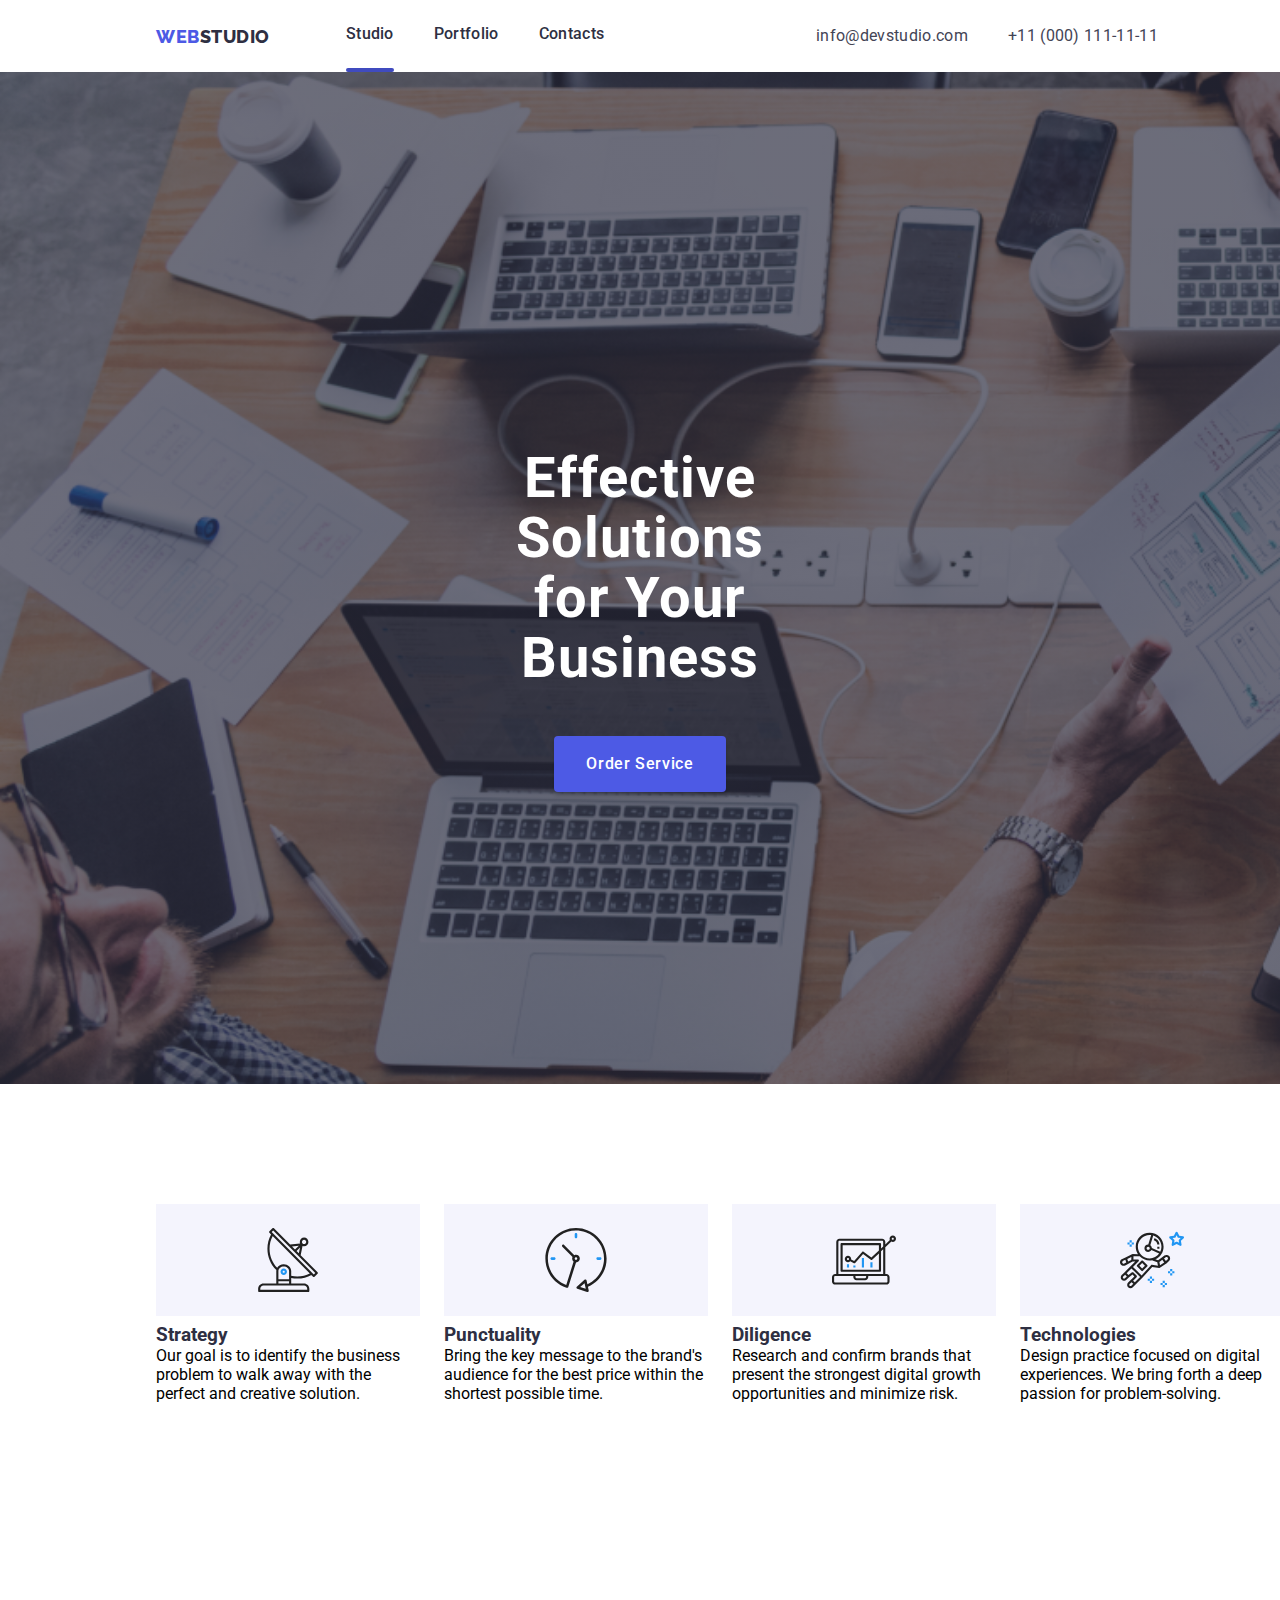
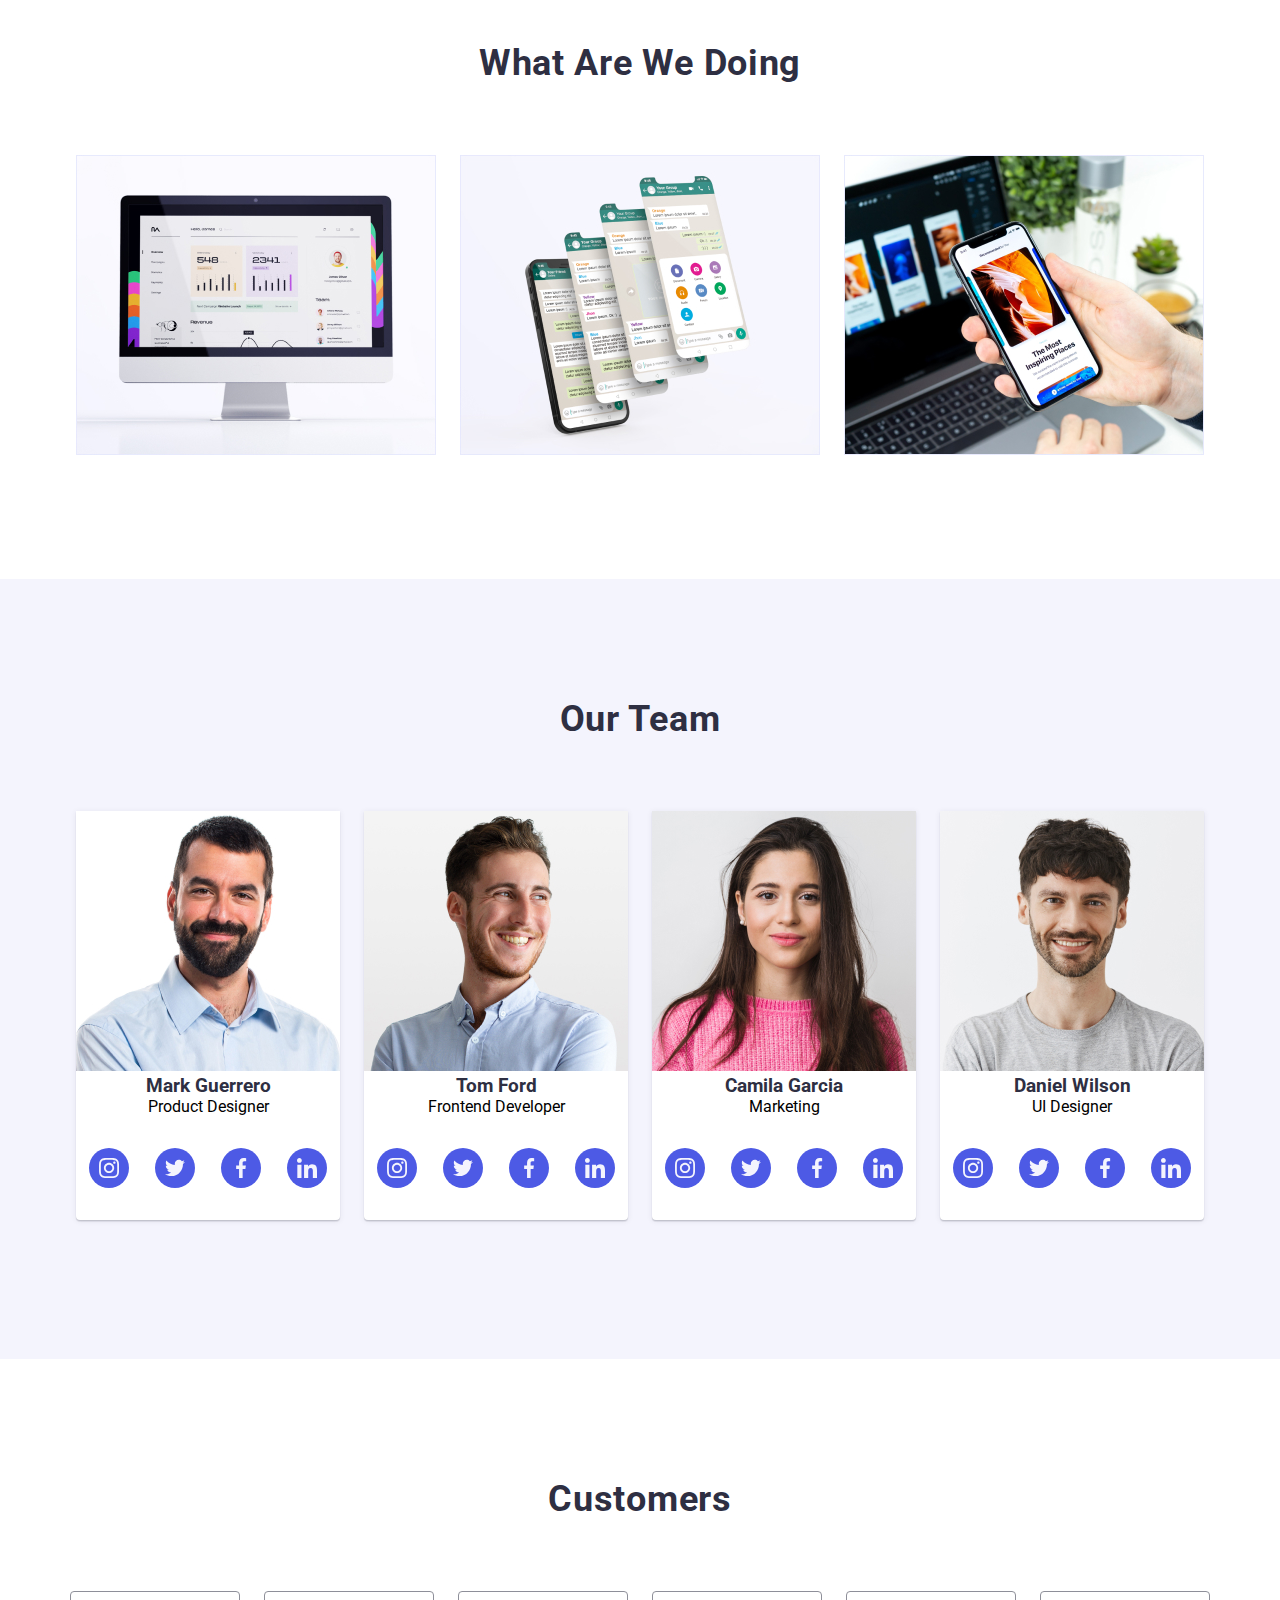
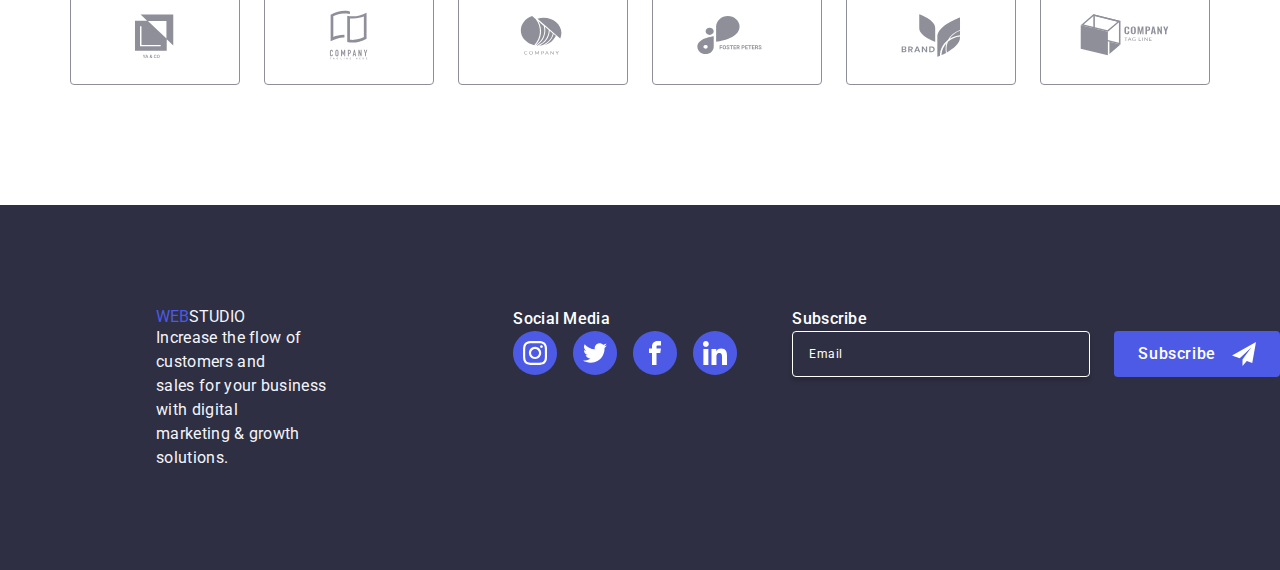
<file: index.html>
<!DOCTYPE html>
<html lang="en">
<head>
    <meta charset="UTF-8">
    <meta name="viewport" content="width=device-width, initial-scale=1.0">
    <title>homework 6</title>
    <link rel="preconnect" href="https://fonts.googleapis.com">
    <link rel="preconnect" href="https://fonts.gstatic.com" crossorigin>
    <link href="https://fonts.googleapis.com/css2?family=Raleway:wght@800&family=Roboto:wght@400;500;700;900&display=swap" rel="stylesheet">
    <link href="https://cdnjs.cloudflare.com/ajax/libs/modern-normalize/2.0.0/modern-normalize.min.css">
    <link rel="stylesheet" href="./css/styles.css"/>
</head>
<body>
    <header class="container d-flex">
        <div class="d-flex">
            <a href="#" class="logo"><span>WEB</span>STUDIO</a>
            <nav>       
                <ul class="menu-links">
                    <li>
                        <a href="index.html" class="link nav-link active">Studio</a>
                    </li>
                    <li>
                        <a href="portfolio.html" class="link nav-link">Portfolio</a>
                    </li>            
                    <li>
                        <a href="#" class="link nav-links">Contacts</a>
                    </li>
                </ul>
            </nav> 
        </div>
        <ul class="contact-details">
            <li>
                <a href="mailto:info@devstudio.com">info@devstudio.com</a>
            </li>
            <li>
                <a href="tel:+110001111111">+11 (000) 111-11-11</a>
            </li>
        </ul>
    </header>

<!--hero section-->
    <section class="hero">
        <h1>Effective Solutions<br>for Your Business</h1>
        <button type="button" class="hero-btn" data-modal-open>Order Service</button>
        <div class="backdrop is-hidden" data-modal>
            <div class="modal">
                <button class="modal-close-btn" data-modal-close> 
                    <svg width="18" height="18">
                        <use href="./images/icons.svg#close"></use>
                    </svg>  
                </button>
                <p class="service-text">Leave your contacts and we will call you back</p>
                <form>
                    <label for="name" class="service-label">
                        <span class="input-label">Name</span>
                        <input type="text" class="service-input">
                        <svg width="18" heigth="18" class="service-icon">
                            <use href="./images/icons.svg#person"></use>
                        </svg>
                    </label>
                    <label for="phone" class="service-label">
                        <span class="input-label">Phone</span>
                        <input type="text" class="service-input">
                        <svg width="18" heigth="18" class="service-icon">
                            <use href="./images/icons.svg#phone"></use>
                        </svg>
                    </label>
                    <label for="email" class="service-label">
                        <span class="input-label">Email</span>
                        <input type="email" class="service-input">
                        <svg width="18" heigth="18" class="service-icon">
                            <use href="./images/icons.svg#email"></use>
                        </svg>
                    </label>
                    <label for="comment" class="service-label">
                        <span class="input-label">Comment</span>
                        <textarea class="service-input-textarea" rows="8" placeholder="Text input"></textarea>
                    </label>
                    <label for="agree" class="service-agree">
                        <input type="checkbox" name="agree" class="agree-checkbox">
                        <svg width="16" height="16" class="agree-check-icon">
                            <use href="./images/icons.svg#checkbox"></use>
                        </svg>
                        <span class="agree-text">I accept the terms and conditions of the
                            <a href="#">Privacy Policy</a></span>
                    </label>
                    <button type="button" class="form-btn">Send</button>
                </form>
            </div>
        </div>
    </section>

<!--main body section-->
    <main>
        <ul class="advantages">
            <li>
                <div class="advantages-icons">
                    <svg width="64" height="64">
                        <use href="./images/icons.svg#antenna-1"></use>
                    </svg>
                </div>
                <h3>Strategy</h3>
                <p>Our goal is to identify the business problem to walk away with the perfect and creative solution.</p>
            </li>  
            <li>
                <div class="advantages-icons">
                    <svg width="64" height="64">
                        <use href="./images/icons.svg#clock-1"></use>
                    </svg>
                </div>
                <h3>Punctuality</h3>
                <p>Bring the key message to the brand's audience for the best price within the shortest possible time.</p>
            </li>
            <li>
                <div class="advantages-icons">
                    <svg width="64" height="64">
                        <use href="./images/icons.svg#diagram-1"></use>
                    </svg>
                </div>
                <h3>Diligence</h3>
                <p>Research and confirm brands that present the strongest digital growth opportunities and minimize risk.</p>
            </li>
            <li>
                <div class="advantages-icons">
                    <svg width="64" height="64">
                        <use href="./images/icons.svg#astronaut-1"></use>
                    </svg>
                </div>
                <h3>Technologies</h3>
                <p>Design practice focused on digital experiences. We bring forth a deep passion for problem-solving.</p>
            </li>
        </ul> 

<!--works section-->
    <section>
        <h2 class="work-title">What are we doing</h2>
        <ul class="works-list">
            <li>
                <img src="images/monitor.jpg" alt="computer monitor showing a webpage"
                width="360" height="300"/>
            </li>
            <li>
                <img src="images/smartphone-multiple-screens.jpg" alt="smart phone showing multiple screen pages" 
                width="360" height="300"/>
            </li>
            <li>
                <img src="images/smartphone.jpg" alt="smart phone held in front of a laptop"
                width="360" height="300"/>
            </li>
        </ul> 
    </section>

<!--team section-->
    <section class="team-section">
    <h2>Our Team</h2>
        <ul class="team-list">
            <li>
                <img src="images/mark-guerero.jpg" alt="Mark Guerrero photo" width="264" height="260"/>
                <div>
                    <h3>Mark Guerrero</h3>
                    <p>Product Designer</p>
                    <div class="team-socials">
                        <a class="team-socials-icons">
                            <svg width="20" height="20">
                                <use href="./images/icons.svg#instagram-2"></use>
                            </svg>
                        </a>
                        <a class="team-socials-icons">
                            <svg width="20" height="20">
                                <use href="./images/icons.svg#twitter-1"></use>
                            </svg>
                        </a>
                        <a class="team-socials-icons">
                            <svg width="20" height="20">
                                <use href="./images/icons.svg#facebook-1"></use>
                            </svg>
                        </a>
                        <a class="team-socials-icons">
                            <svg width="20" height="20">
                                <use href="./images/icons.svg#linkedin-1"></use>
                            </svg>
                        </a>
                    </div>
                </div>
            </li>
            <li>
                <img src="images/tom-ford.jpg" alt="Tom Ford photo" width="264" height="260"/>
                <div>
                    <h3>Tom Ford</h3>
                    <p>Frontend Developer</p>
                    <div class="team-socials">
                        <a class="team-socials-icons">
                            <svg width="20" height="20">
                                <use href="./images/icons.svg#instagram-2"></use>
                            </svg>
                        </a>
                        <a class="team-socials-icons">
                            <svg width="20" height="20">
                                <use href="./images/icons.svg#twitter-1"></use>
                            </svg>
                        </a>
                        <a class="team-socials-icons">
                            <svg width="20" height="20">
                                <use href="./images/icons.svg#facebook-1"></use>
                            </svg>
                        </a>
                        <a class="team-socials-icons">
                            <svg width="20" height="20">
                                <use href="./images/icons.svg#linkedin-1"></use>
                            </svg>
                        </a>
                    </div>
                </div>
            </li>
            <li>
                <img src="images/camila-garcia.jpg" alt="Camila Garcia photo" width="264" height="260"/>
                <div>
                    <h3>Camila Garcia</h3>
                    <p>Marketing</p>
                    <div class="team-socials">
                        <a class="team-socials-icons">
                            <svg width="20" height="20">
                                <use href="./images/icons.svg#instagram-2"></use>
                            </svg>
                        </a>
                        <a class="team-socials-icons">
                            <svg width="20" height="20">
                                <use href="./images/icons.svg#twitter-1"></use>
                            </svg>
                        </a>
                        <a class="team-socials-icons">
                            <svg width="20" height="20">
                                <use href="./images/icons.svg#facebook-1"></use>
                            </svg>
                        </a>
                        <a class="team-socials-icons">
                            <svg width="20" height="20">
                                <use href="./images/icons.svg#linkedin-1"></use>
                            </svg>
                        </a>
                    </div>
                </div>
            </li>
            <li>
                <img src="images/daniel-wilson.jpg" alt="Daniel Wilson photo" width="264" height="260"/>
                <div>
                    <h3>Daniel Wilson</h3>
                    <p>UI Designer</p>
                    <div class="team-socials">
                        <a class="team-socials-icons">
                            <svg width="20" height="20">
                                <use href="./images/icons.svg#instagram-2"></use>
                            </svg>
                        </a>
                        <a class="team-socials-icons">
                            <svg width="20" height="20">
                                <use href="./images/icons.svg#twitter-1"></use>
                            </svg>
                        </a>
                        <a class="team-socials-icons">
                            <svg width="20" height="20">
                                <use href="./images/icons.svg#facebook-1"></use>
                            </svg>
                        </a>
                        <a class="team-socials-icons">
                            <svg width="20" height="20">
                                <use href="./images/icons.svg#linkedin-1"></use>
                            </svg>
                        </a>
                    </div>
                </div>
            </li>
        </ul>
    </section>
    </main>

<!--customer section-->
    <section>
        <h2>Customers</h2>
        <ul class="customers-list">
            <li class="clients">
                <a href="#">
                    <svg width="104" height="56">
                        <use href="./images/icons.svg#Logo-6"></use>
                    </svg>
                </a>
            </li>
            <li class="clients">
                <a href="#">
                    <svg width="104" height="56">
                        <use href="./images/icons.svg#Logo-4"></use>
                    </svg>
                </a>
            </li>
            <li class="clients">
                <a href="#">
                    <svg width="104" height="56">
                        <use href="./images/icons.svg#Logo-5"></use>
                    </svg>
                </a>
            </li>
            <li class="clients">
                <a href="#">
                    <svg width="104" height="56">
                        <use href="./images/icons.svg#Logo-2"></use>
                    </svg>
                </a>
            </li>
            <li class="clients">
                <a href="#">
                    <svg width="104" height="56">
                        <use href="./images/icons.svg#Logo"></use>
                    </svg>
                </a>
            </li>
            <li class="clients">
                <a href="#">
                    <svg width="104" height="56">
                        <use href="./images/icons.svg#Logo-1"></use>
                    </svg>
                </a>
            </li>
        </ul>
    </section>

<!--footer section-->
    <footer class="main-footer">
        <div>
            <a href="#" class="logo-footer"><span>WEB</span>STUDIO</a>    
            <p class="footer">Increase the flow of customers and <br>
                sales for your business with digital<br> 
                marketing & growth solutions.</p>
        </div>
         
        <div class="footer-links">
            <p class="title">Social Media</p>
            <ul>
                <li class="footer-links-icon">
                    <a>
                        <svg width="24" height="24">
                            <use href="./images/icons.svg#instagram-2"></use>
                        </svg>
                    </a>
                </li>
                <li class="footer-links-icon">
                    <a>
                        <svg width="24" height="24">
                            <use href="./images/icons.svg#twitter-1"></use>
                        </svg>
                    </a>
                </li>
                <li class="footer-links-icon">  
                    <a>
                        <svg width="24" height="24">
                            <use href="./images/icons.svg#facebook"></use>
                        </svg>
                    </a>
                </li>
                <li class="footer-links-icon">
                    <a>
                        <svg width="24" height="24">
                            <use href="./images/icons.svg#linkedin-1"></use>
                        </svg>
                    </a>
                </li>
            </ul>
        </div> 

        <div>
            <p class="foot-sub-text">Subscribe</p>
            <form class="foot-form" >
                <input type="text" class="foot-email" placeholder="Email">
                <button class="foot-sub-btn">Subscribe
                    <svg width="24" height="24" class="send-icon">
                        <use href="./images/icons.svg#send"></use>
                    </svg>
                </button>
            </form>
        </div>
    </footer>
    <script src="./js/modal.js"></script>
    </body>
</html>
</file>
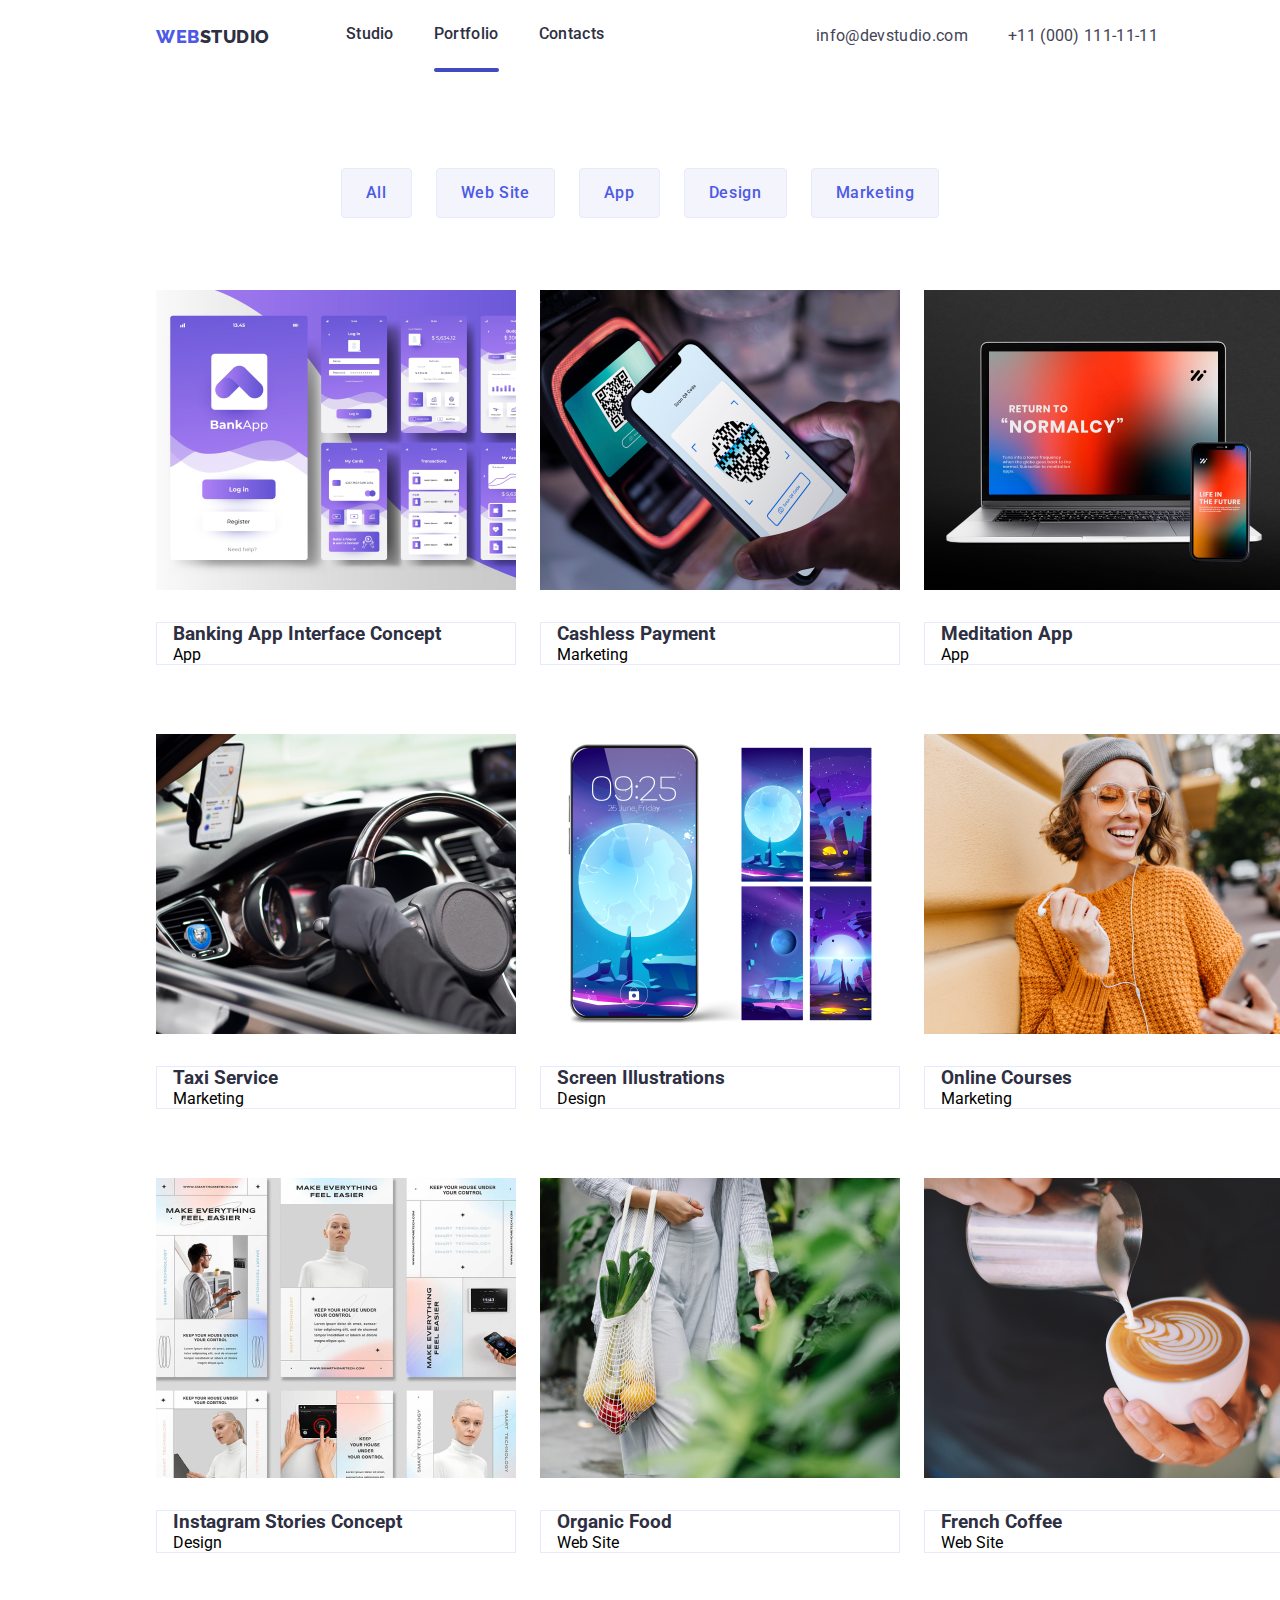
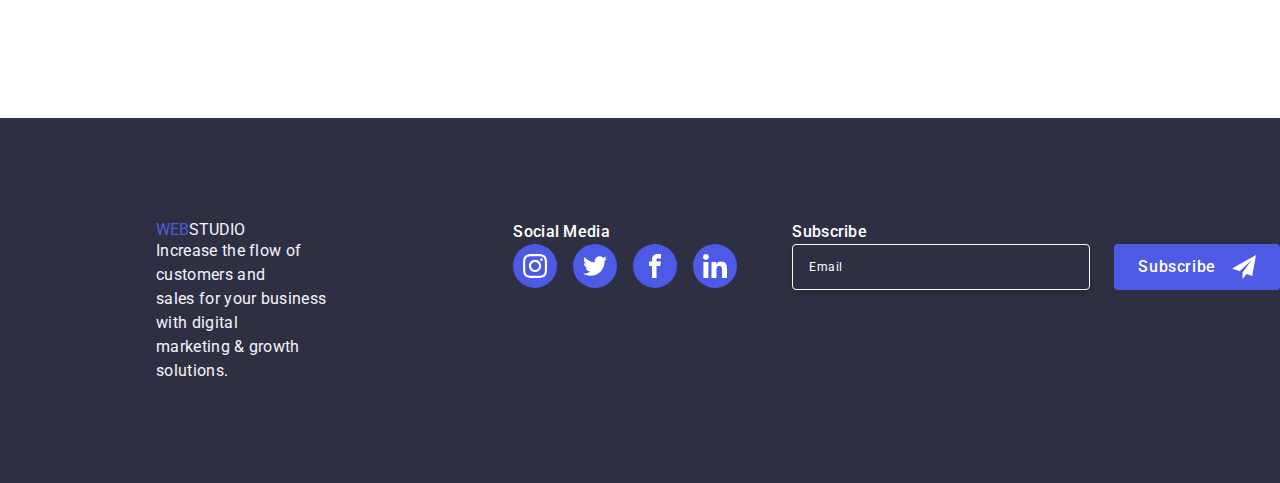
<file: portfolio.html>
<!DOCTYPE html>
<html lang="en">
<head>
    <meta charset="UTF-8">
    <meta name="viewport" content="width=device-width, initial-scale=1.0">
    <title>portfolio</title>
    <link rel="preconnect" href="https://fonts.googleapis.com">
    <link rel="preconnect" href="https://fonts.gstatic.com" crossorigin>
    <link href="https://fonts.googleapis.com/css2?family=Raleway:wght@800&family=Roboto:wght@400;500;700;900&display=swap" rel="stylesheet">
    <link href="https://cdnjs.cloudflare.com/ajax/libs/modern-normalize/2.0.0/modern-normalize.min.css">
    <link rel="stylesheet" href="./css/styles.css"/>
</head>
<body>
    
    <!--nav section-->
    <header class="container d-flex">
        <div class="d-flex">
            <a href="#" class="logo"><span>WEB</span>STUDIO</a>
            <nav>       
                <ul class="menu-links">
                    <li>
                        <a href="index.html" class="link nav-link">Studio</a>
                    </li>
                    <li>
                        <a href="portfolio.html" class="link nav-link active">Portfolio</a>
                    </li>            
                    <li>
                        <a href="#" class="link nav-link">Contacts</a>
                    </li>
                </ul>
            </nav> 
        </div>
            <ul class="contact-details">
                <li>
                    <a href="mailto:info@devstudio.com">info@devstudio.com</a>
                </li>
                <li>
                    <a href="tel:+110001111111">+11 (000) 111-11-11</a>
                </li>
            </ul>
    </header>
    
    <!--filter-buttons-->   
    <main>
        <section class="projects">
            <div class="filter-list">
                <button class="filter">All</button>
                <button class="filter">Web Site</button>
                <button class="filter">App</button>
                <button class="filter">Design</button>
                <button class="filter">Marketing</button>
            </div>
    
    <!--project-cards-->
            <div class="proj-cards"> 
                <ul class="card-list">
                    <li class="project">
                        <div class="project-image">
                            <img src="images/img.jpg" alt="app features" width="360" height="300"/>
                            <div class="project-image-caption">
                                <p>14 Stylish and User-Friendly App Design Concepts · Task Manager App · Calorie Tracker App · Exotic Fruit Ecommerce App · Cloud Storage App</p>
                            </div>
                        </div>  
                        <div class="content">
                            <h3>Banking App Interface Concept</h3>
                            <p>App</p>
                        </div>
                    </li>

                    <li class="project">
                        <div class="project-image">
                            <img src="images/img(1).jpg" alt="cellphone scanning a qr code" width="360" height="300"/>
                            <div class="project-image-caption">
                                <p>14 Stylish and User-Friendly App Design Concepts · Task Manager App · Calorie Tracker App · Exotic Fruit Ecommerce App · Cloud Storage App</p>
                            </div>
                        </div> 
                        <div class="content">
                            <h3>Cashless Payment</h3>
                            <p>Marketing</p>
                        </div>
                    </li>
                    
                    <li class="project">
                        <div class="project-image">
                            <img src="images/img(2).jpg" alt="laptop and cellphone" width="360" height="300"/> 
                            <div class="project-image-caption">
                                <p>14 Stylish and User-Friendly App Design Concepts · Task Manager App · Calorie Tracker App · Exotic Fruit Ecommerce App · Cloud Storage App</p>
                            </div>
                        </div>   
                        <div class="content">
                            <h3>Meditation App</h3>
                            <p>App</p>
                        </div>
                    </li>
                    
                    <li class="project">
                        <div class="project-image">
                            <img src="images/img(3).jpg" alt="car steering wheel and dash board" width="360" height="300"/>
                            <div class="project-image-caption">
                                <p>14 Stylish and User-Friendly App Design Concepts · Task Manager App · Calorie Tracker App · Exotic Fruit Ecommerce App · Cloud Storage App</p>
                            </div>
                        </div>   
                        <div class="content">
                            <h3>Taxi Service</h3>
                            <p>Marketing</p>
                        </div>
                    </li>
                    
                    <li class="project">
                        <div class="project-image">
                            <img src="images/img(4).jpg" alt="various moon and night time cellphone wallpaper" width="360" height="300"/>
                            <div class="project-image-caption">
                                <p>14 Stylish and User-Friendly App Design Concepts · Task Manager App · Calorie Tracker App · Exotic Fruit Ecommerce App · Cloud Storage App</p>
                            </div>
                        </div>   
                        <div class="content">
                            <h3>Screen Illustrations</h3>
                            <p>Design</p>
                        </div>
                    </li>
                    
                    <li class="project">
                        <div class="project-image">
                            <img src="images/img(5).jpg" alt="smiling woman wearing a orange sweater" width="360" height="300"/>
                            <div class="project-image-caption">
                                <p>14 Stylish and User-Friendly App Design Concepts · Task Manager App · Calorie Tracker App · Exotic Fruit Ecommerce App · Cloud Storage App</p>
                            </div>
                        </div>   
                        <div class="content">
                            <h3>Online Courses</h3>
                            <p>Marketing</p>
                        </div>
                    </li>
                    
                    <li class="project">
                        <div class="project-image">
                            <img src="images/img(6).jpg" alt="webpages showing a man and a woman" width="360" height="300"/>
                            <div class="project-image-caption">
                                <p>14 Stylish and User-Friendly App Design Concepts · Task Manager App · Calorie Tracker App · Exotic Fruit Ecommerce App · Cloud Storage App</p>
                            </div>
                        </div>   
                        <div class="content">
                            <h3>Instagram Stories Concept</h3>
                            <p>Design</p>
                        </div>
                    </li>
                    
                    <li class="project">
                        <div class="project-image">
                            <img src="images/img(7).jpg" alt="picture of a lower half of a woman carrying a plastic bag of fruits and vegetables" width="360" height="300"/>
                            <div class="project-image-caption">
                                <p>14 Stylish and User-Friendly App Design Concepts · Task Manager App · Calorie Tracker App · Exotic Fruit Ecommerce App · Cloud Storage App</p>
                            </div>
                        </div>   
                        <div class="content">
                            <h3>Organic Food</h3>
                            <p>Web Site</p>
                        </div>
                    </li>
                    
                    <li class="project">
                        <div class="project-image">
                            <img src="images/img(8).jpg" alt="latte art" width="360" height="300"/>
                            <div class="project-image-caption">
                                <p>14 Stylish and User-Friendly App Design Concepts · Task Manager App · Calorie Tracker App · Exotic Fruit Ecommerce App · Cloud Storage App</p>
                            </div>
                        </div>   
                        <div class="content">
                            <h3>French Coffee</h3>
                            <p>Web Site</p>
                        </div>
                    </li>
                </ul>
            </div>   
        </section>
    </main>
    
<!--footer section-->
    <footer class="main-footer">
        <div>
        <a href="#" class="logo-footer"><span>WEB</span>STUDIO</a>    
        <p class="footer">Increase the flow of customers and <br>
            sales for your business with digital<br> 
            marketing & growth solutions.</p> 
        </div>
    
        <div class="footer-links">
            <p class="title">Social Media</p>
            <ul>
                <li class="footer-links-icon">
                    <a>
                        <svg width="24" height="24">
                            <use href="./images/icons.svg#instagram-2"></use>
                        </svg>
                    </a>
                </li>
                <li class="footer-links-icon">
                    <a>
                        <svg width="24" height="24">
                            <use href="./images/icons.svg#twitter-1"></use>
                        </svg>
                    </a>
                </li>
                <li class="footer-links-icon">  
                    <a>
                        <svg width="24" height="24">
                            <use href="./images/icons.svg#facebook"></use>
                        </svg>
                    </a>
                </li>
                <li class="footer-links-icon">
                    <a>
                        <svg width="24" height="24">
                            <use href="./images/icons.svg#linkedin-1"></use>
                        </svg>
                    </a>
                </li>
            </ul>
        </div>

        <div>
            <p class="foot-sub-text">Subscribe</p>
            <form class="foot-form" >
                <input type="text" class="foot-email" placeholder="Email">
                <button class="foot-sub-btn">Subscribe
                    <svg width="24" height="24" class="send-icon">
                        <use href="./images/icons.svg#send"></use>
                    </svg>
                </button>
            </form>
        </div>
    </footer>
    </body>
</html>
</file>
<file: css/styles.css>
:root {
    --IRIS: #4D5AE5;
    --NAVY-BLUE: #2E2F42;
    --CORNFLOWER: #E7E9FC;
    --SLATE: #434455;
    --WHITE: #FFFFFF;
    --CLOUD: #F4F4FD;
    --OCEAN: #404BBF;
    --LIGHT-SLATE: #8E8F99;
    --DAIRY: #FCFCFC;
    --NAVY-BLUE-MODAL: #2E2F4266;
}

* {
    padding: 0;
    margin: 0;
}

.container {
    width: 1158px;
    display: flex;
    align-items: center;
    justify-content: space-between;
}

.d-flex {
    display: flex;
    align-items: center;
    justify-content: space-between;
}

.logo {
    color: var(--NAVY-BLUE, #2E2F42);
    font-family: Raleway;
    font-size: 18px;
    font-style: normal;
    font-weight: 800;
    line-height: 21px; 
    letter-spacing: 0.54px;
    text-transform: uppercase;
    text-decoration: none;
    padding-left: 156px;
    padding-top: 25.5px;
    padding-bottom: 25.5px;
    padding-right: 76px;
}

.logo span {
    color: var(--IRIS, #4D5AE5);
    font-family: Raleway;
    font-size: 18px;
    font-style: normal;
    font-weight: 800;
    line-height: 21px; 
    letter-spacing: 0.54px;
    text-transform: uppercase;
}

.menu-links a {
    color: var(--NAVY-BLUE);
    font-family: Roboto;
    font-size: 16px;
    font-style: normal;
    font-weight: 500;
    line-height: 24px; 
    letter-spacing: 0.32px;
    text-decoration: none;
}

.menu-links a:hover,
.menu-links a:focus
{
    color: var(--OCEAN);
}

.menu-links {
    display: flex;
    gap: 40px;
}

li {
    list-style-type: none;
}

.active::after {
    content: " ";
    display: block;
    width: 100%;
    height: 4px;
    border-radius: 2px;
    background: var(--OCEAN, #404BBF);
    position: relative;
    top: 22px;
}

.contact-details a {
    color: var(--SLATE, #434455);
    text-decoration: none;
    font-family: Roboto;
    font-size: 16px;
    font-style: normal;
    font-weight: 400;
    line-height: 24px; 
    letter-spacing: 0.32px;
}

.contact-details a:hover,
.contact-details a:focus {
    color: var(--OCEAN);
}

.contact-details {
    display: flex;
    gap: 40px;
}

body {
    font-family: "Roboto";
}

/* hero section start */
.hero {
    text-align: center; 
    margin-bottom: 120px;
    padding: 188px 472px 292px;
    background: linear-gradient(rgba(46, 47, 66, 0.7),rgba(46, 47, 66, 0.7)),url("../images/people-office\ 1.jpg");
    background-repeat: no-repeat;
    background-size: cover;
}

h1 {
    color: var(--WHITE, #FFF);
    text-align: center;
    font-family: Roboto;
    font-size: 56px;
    font-style: normal;
    font-weight: 700;
    line-height: 60px; 
    letter-spacing: 1.12px;
    padding-top: 188px;
    padding-bottom: 48px;
}

.hero-btn {
    border-radius: 4px;
    background: var(--IRIS, #4D5AE5);
    box-shadow: 0px 4px 4px 0px rgba(0, 0, 0, 0.15);
    color: var(--WHITE);
    padding: 16px 32px;
    font-family: Roboto;
    font-size: 16px;
    font-style: normal;
    font-weight: 500;
    line-height: 24px; 
    letter-spacing: 0.64px;
    border: none;
}

.hero-btn:hover {
    border-radius: 4px;
    background: var(--OCEAN, #404BBF);
    box-shadow: 0px 4px 4px 0px rgba(0, 0, 0, 0.15);
    color: var(--WHITE)
}

.backdrop {
    width: 100%;
    height: 100%;
    background-color: rgba(46, 47, 66, 0.4);
    position: fixed;
    top: 0;
    left: 0;
    display: flex;
    justify-content: center;
    align-items: center;
    transition: opacity 250ms cubic-bezier(0.4, 0, 0.2, 1);
}

.modal {
    width: 408px;
    height: 584px;
    border-radius: 4px;
    background: var(--DAIRY, #FCFCFC);
    box-shadow: 0px 2px 1px 0px rgba(0, 0, 0, 0.20), 0px 1px 3px 0px rgba(0, 0, 0, 0.12), 0px 1px 1px 0px rgba(0, 0, 0, 0.14);
    padding: 24px;
}

.is-hidden {
    opacity: 0;
    pointer-events: none;
}

.modal-close-btn {
    margin-left: auto;
    display: block;
    border-radius: 100%;
    border: 1px solid rgba(0, 0, 0, 0.10);
    background-color: var(--CORNFLOWER);
    width: 30px;
    height: 30px;
    color: var(--NAVY-BLUE);
    transition: fill 250ms cubic-bezier (0.4, 0, 0.2, 1);
    cursor: pointer;
    display: flex; 
    align-items: center;
    justify-content: center;
}

.modal-close-btn:hover {
    fill: currentColor;
    border: 1px solid currentColor;
}

/* ===form section=== */

.service-text {
    color: var(--NAVY-BLUE, #2E2F42);
    text-align: center;
    font-family: Roboto;
    font-size: 16px;
    font-style: normal;
    font-weight: 500;
    line-height: 24px;
    letter-spacing: 0.32px;
    margin-bottom: 16px;
}

.service-label {
    display: flex;
    flex-direction: column;
    margin-bottom: 10px;
    width: 100%;
    position: relative; 
}

.input-label {
    text-align: left;
    margin-bottom: 8px;
}

.service-input {
    padding: 12px 40px;
    border: 1px solid var(--NAVY-BLUE-MODAL);
    border-radius: 4px;
    transition: 250ms;
    transition-property: color, border-color, background-color;
    transition-timing-function: cubic-bezier(0.4, 0, 0.2, 1);
}

.service-icon {
    position: absolute;
    top: -40%;
    left: 15px;
    fill: black;
    transition: fill 250ms cubic-bezier (0.4, 0, 0.2, 1);
}

.service-input:hover,
.service-input:focus {
    border: 1px solid var(--IRIS);
}

.service-icon use:hover,
.service-icon use:focus {
    fill: var(--IRIS);
}

.service-input-textarea {
    border: 1px solid var(--NAVY-BLUE-MODAL);
    border-radius: 4px;
    transition: 250ms;
    transition-property: color, border-color, background-color;
    transition-timing-function: cubic-bezier(0.4, 0, 0.2, 1);
    padding: 8px 16px;
}

.service-input-textarea:hover,
.service-input-textarea:focus {
    border: 1px solid var(--IRIS);
}

.service-agree {
    display: flex;
    align-items: center;
    justify-content: center;
}

.agree-text {
    color: var(--LIGHT-SLATE, #8E8F99);
    font-family: Roboto;
    font-size: 12px;
    font-style: normal;
    font-weight: 400;
    line-height: 14px;
    letter-spacing: 0.48px;
}

.agree-text a {
    color: var(--IRIS, #4D5AE5);
    font-family: Roboto;
    font-size: 12px;
    font-style: normal;
    font-weight: 400;
    line-height: 16px;
    letter-spacing: 0.48px;
    text-decoration-line: underline;
}

.agree-checkbox {
    opacity: 0;
    width: 20px;
    height: 20px;
    position: relative;
    left: 20px;   
}

.agree-check-icon {
    fill: none;
    margin-right: 8px;
    border: 2px solid var(--NAVY-BLUE-MODAL);
    border-radius: 2px;
    transition: 250ms;
    transition-property: border-color, backgroound-color, fill;
    transition-timing-function: cubic-bezier(0.4, 0, 0.2, 1);
}

.service-agree .agree-checkbox:focus + .agree-check-icon,
.service-agree .agree-checkbox:checked:focus + .agree-check-icon {
    outline: 1px solid #212121;
}

.service-agree .agree-checkbox:checked + .agree-check-icon {
    background-color: var(--IRIS);
    border-color: var(--IRIS);
    fill: var(--WHITE);
    outline: none;
    stroke: var(--WHITE);
    stroke-width: 0.2;
}

.form-btn {
    width: 169px;
    height: 56px;
    padding: 16px 32px;
    gap: 10px;
    border-radius: 4px;
    background: var(--IRIS, #4D5AE5);
    box-shadow: 0px 4px 4px 0px rgba(0, 0, 0, 0.15);
    color: var(--WHITE, #FFF);
    font-family: Roboto;
    font-size: 16px;
    font-style: normal;
    font-weight: 500;
    line-height: 24px;
    letter-spacing: 0.64px;
    margin-top: 24px;
}

.form-btn:hover {
    border-radius: 4px;
    background: var(--OCEAN, #404BBF);
    box-shadow: 0px 4px 4px 0px rgba(0, 0, 0, 0.15);
    color: var(--WHITE)
}

/* ===end of form section=== */
/* end of hero section */ 

/* advantages section start */
h3 {
    color: var(--NAVY-BLUE);
}

.advantages {
    display: flex;
    gap: 24px;
    margin-bottom: 120px;
    padding: 0px 156px;
}

.advantages-icons {
    background-color: var(--CLOUD);
    text-align: center;
    display: flex;
    justify-content: center;
    padding: 24px 100px;
    margin-bottom: 8px;
}
/* end of advantages section */

/* works section start */
.works-list {
    display: flex;
    gap: 24px;
    margin-bottom: 120px;
    justify-content: center;
}

.work-title {
    padding-bottom: 72px;
}

h2 {
    color: var(--NAVY-BLUE, #2E2F42);
    text-align: center;
    font-family: Roboto;
    font-size: 36px;
    font-style: normal;
    font-weight: 700;
    line-height: 40px; 
    letter-spacing: 0.72px;
    text-transform: capitalize;
    padding-top: 120px;
    padding-bottom: 72px;
}


/* end of works section */

/* team section start */

.team-section {
    background-color: var(--CLOUD);
    height: 780px;
}

.team-list {
    display: flex;
    gap: 24px;
    justify-content: center;
}

.team-list li {
    text-align: center;
    border-radius: 0px 0px 4px 4px;
    background: var(--WHITE, #FFF);
    box-shadow: 0px 2px 1px 0px rgba(46, 47, 66, 0.08), 0px 1px 1px 0px rgba(46, 47, 66, 0.16), 0px 1px 6px 0px rgba(46, 47, 66, 0.08);
    margin-bottom: 120px;
}

.team-socials {
    display: flex;
    justify-content: space-around;
    padding: 32px 0;
}

.team-socials-icons {
    background-color: var(--IRIS);
    padding: 10px;
    border-radius: 50%;
    fill: var(--CLOUD);
    display: flex;
}
/* end of team section */

/* customer section start */
.customers-list {
    display: flex;
    justify-content: center;
    gap: 24px;
}

.clients {
    border-radius: 4px;
    border: 1px solid var(--LIGHT-SLATE, #8E8F99);
    padding: 16px 32px;
}

.clients svg {
    fill: var(--LIGHT-SLATE);
}

.clients:hover,
.clients:focus {
    border-color: var(--IRIS);
}

.clients svg:hover,
.clients svg:focus {
    fill: var(--IRIS)
}
/* end of customer section */

/* footer start */
.main-footer {
    background-color: var(--NAVY-BLUE);
    padding-top: 101.5px;
    padding-bottom: 100px;
    padding-left: 156px;
    margin-top: 120px;
    display: flex;
}

.logo-footer span {
    color: var(--IRIS);
}

.logo-footer {
    color: var(--CLOUD);
    text-decoration: none;   
}

.footer {
    color: var(--CLOUD, #F4F4FD);
    font-family: Roboto;
    font-size: 16px;
    font-style: normal;
    font-weight: 400;
    line-height: 24px; 
    letter-spacing: 0.32px;
}

.footer-links ul {
    display: flex;
    align-items: center;
    gap: 16px;
    padding-left: 155px;
}

.footer-links svg {
    fill: var(--WHITE);
    display: flex;
}

.footer-links-icon {
    background-color: var(--IRIS);
    border-radius: 50%;
    padding: 10px;
}

.title {
    color: var(--WHITE);
    padding-left: 155px;
    margin-top: 0px;
    font-family: Roboto;
    font-size: 16px;
    font-style: normal;
    font-weight: 500;
    line-height: 24px;
    letter-spacing: 0.32px;
}

/* ==footer-form section== */

.foot-sub-text {
    color: var(--WHITE);
    font-family: Roboto;
    font-size: 16px;
    font-style: normal;
    font-weight: 500;
    line-height: 24px;
    letter-spacing: 0.32px;
    margin-top: 0px;
    padding-left: 55px;
}

.foot-email {
    width: 264px;
    height: 40px;
    flex-shrink: 0;
    border-radius: 4px;
    border: 1px solid var(--WHITE, #FFF);
    box-shadow: 0px 4px 4px 0px #00000026;
    background: var(--NAVY-BLUE, #2E2F42);
    font-family: Roboto;
    font-size: 12px;
    font-style: normal;
    font-weight: 400;
    line-height: 24px;
    letter-spacing: 0.48px;
    padding: 2px 16px;
    -webkit-text-fill-color: var(--WHITE);
}

.foot-form {
    padding-left: 55px;
    display: flex;
    gap: 24px;
}

.foot-sub-btn {
    color: var(--WHITE, #FFF);
    text-align: center;
    font-family: Roboto;
    font-size: 16px;
    font-style: normal;
    font-weight: 500;
    line-height: 24px;
    letter-spacing: 0.64px;
    border-radius: 4px;
    background: var(--IRIS, #4D5AE5);
    display: inline-flex;
    padding: 8px 24px;
    justify-content: center;
    align-items: center;
    gap: 16px;
    border: none;
}

.send-icon use {
    fill: var(--WHITE);
}

.foot-sub-btn:hover {
    border-radius: 4px;
    background: var(--OCEAN, #404BBF);
    box-shadow: 0px 4px 4px 0px rgba(0, 0, 0, 0.15);
    color: var(--WHITE)
}
/* ==end of footer-form section== */

/* end of footer */

/* ===PORTFOLIO PAGE=== */

/* filter-buttons start*/
.filter-list {
    text-align: center;
    margin-top: 96px;
    margin-bottom: 72px;
    margin-left: 30px;
    margin-right: 30px;
    display: flex;
    justify-content: center;
    gap: 24px;
}

.filter {
    color: var(--IRIS, #4D5AE5);
    text-align: center;
    padding: 12px 24px;

    border-radius: 4px;
    border: 1px solid var(--CORNFLOWER, #E7E9FC);
    background: var(--CLOUD, #F4F4FD);

    /* Button Text */
    font-family: Roboto;
    font-size: 16px;
    font-style: normal;
    font-weight: 500;
    line-height: 24px;
    letter-spacing: 0.64px;   
}

.filter:hover,
.filter:focus {
    color: var(--WHITE, #FFF);
    text-align: center;
    padding: 12px 24px;

    border-radius: 4px;
    background: var(--OCEAN, #404BBF);
    box-shadow: 0px 2px 2px 0px rgba(0, 0, 0, 0.12), 0px 2px 1px 0px rgba(0, 0, 0, 0.08), 0px 3px 1px 0px rgba(0, 0, 0, 0.10); 
}

/* end of filter buttons */

/* project cards start */
.card-list {
    width: 100%;
    display: flex;
    flex-wrap: wrap;
    gap: 24px;
    margin-bottom: 24px;
    padding-left: 156px;
}

.card-list li img {
    width: 100%;
    display: block;
}

.card-list li {
    width: 30%;
    display: flex;
    width: 360px;
    height: 420px;
    padding-bottom: 0px;
    flex-direction: column;
    align-items: flex-start;
    gap: 32px;
    flex-shrink: 0;
}

.project-image-caption {
    position: absolute;
    background-color: var(--IRIS);
    width: 100%;
    height: 100%;
    top: 0;
    left: 0;
    opacity: 0;
    transform: translateY(100%);
    transition: transform 0.5s ease;
    transition: cubic-bezier (0.4, 0, 0.2, 1);
}

.project-image {
    position: relative;
    display: block;
    overflow: hidden;
}

.project:hover .project-image-caption {
    opacity: 1;
    transform: translateY(0%);
}

.project-image-caption p {
    padding: 40px 32px;
    color: var(--CLOUD, #F4F4FD);

    font-family: Roboto;
    font-size: 16px;
    font-style: normal;
    font-weight: 400;
    line-height: 24px;
    letter-spacing: 0.32px;
}

.content {
    border: 1px solid var(--CORNFLOWER, #E7E9FC);
    background: var(--WHITE, #FFF);
    padding: 0px 16px;
    align-self: stretch;
}

.card-list li:hover,
.card-list li:focus {
    border: 1px solid var(--CLOUD, #F4F4FD);
    background: var(--WHITE, #FFF);
    box-shadow: 0px 2px 1px 0px rgba(46, 47, 66, 0.08), 0px 1px 1px 0px rgba(46, 47, 66, 0.16), 0px 1px 6px 0px rgba(46, 47, 66, 0.08);
}

/* end of project cards */
</file>
